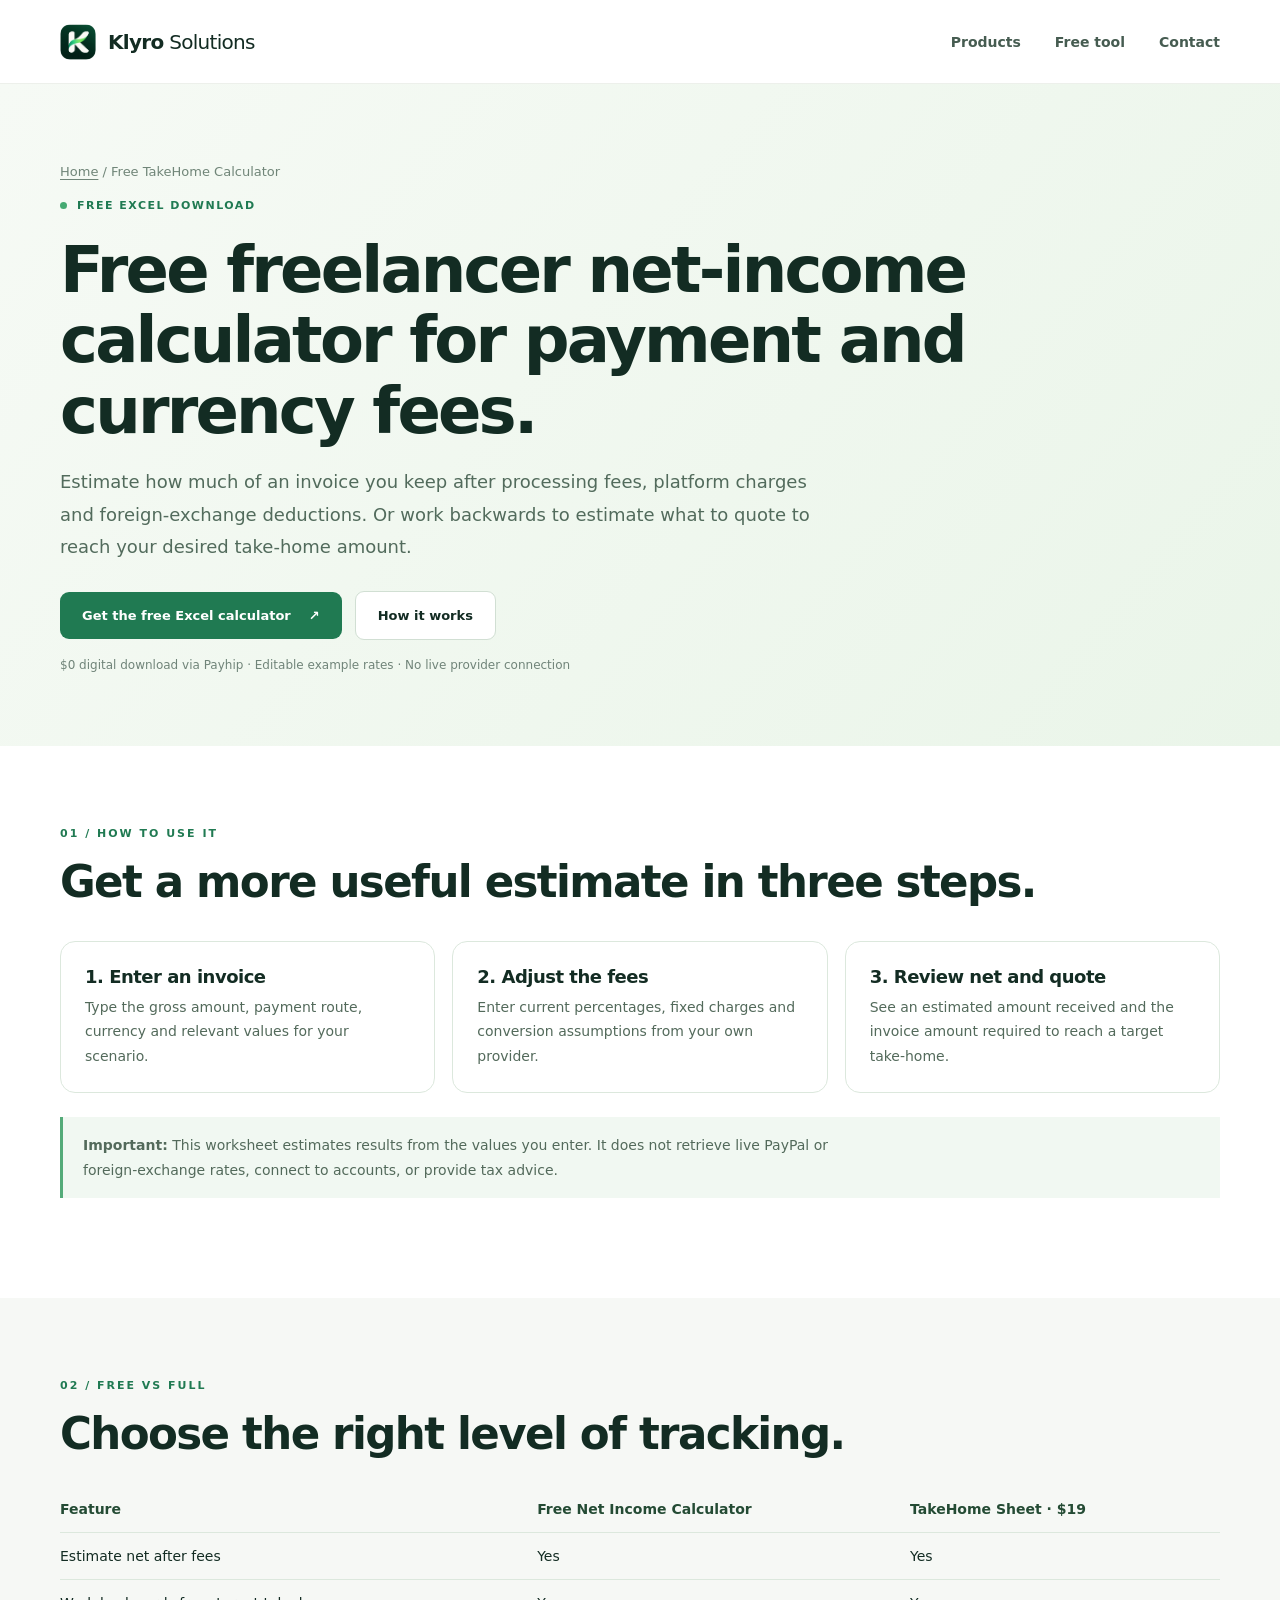
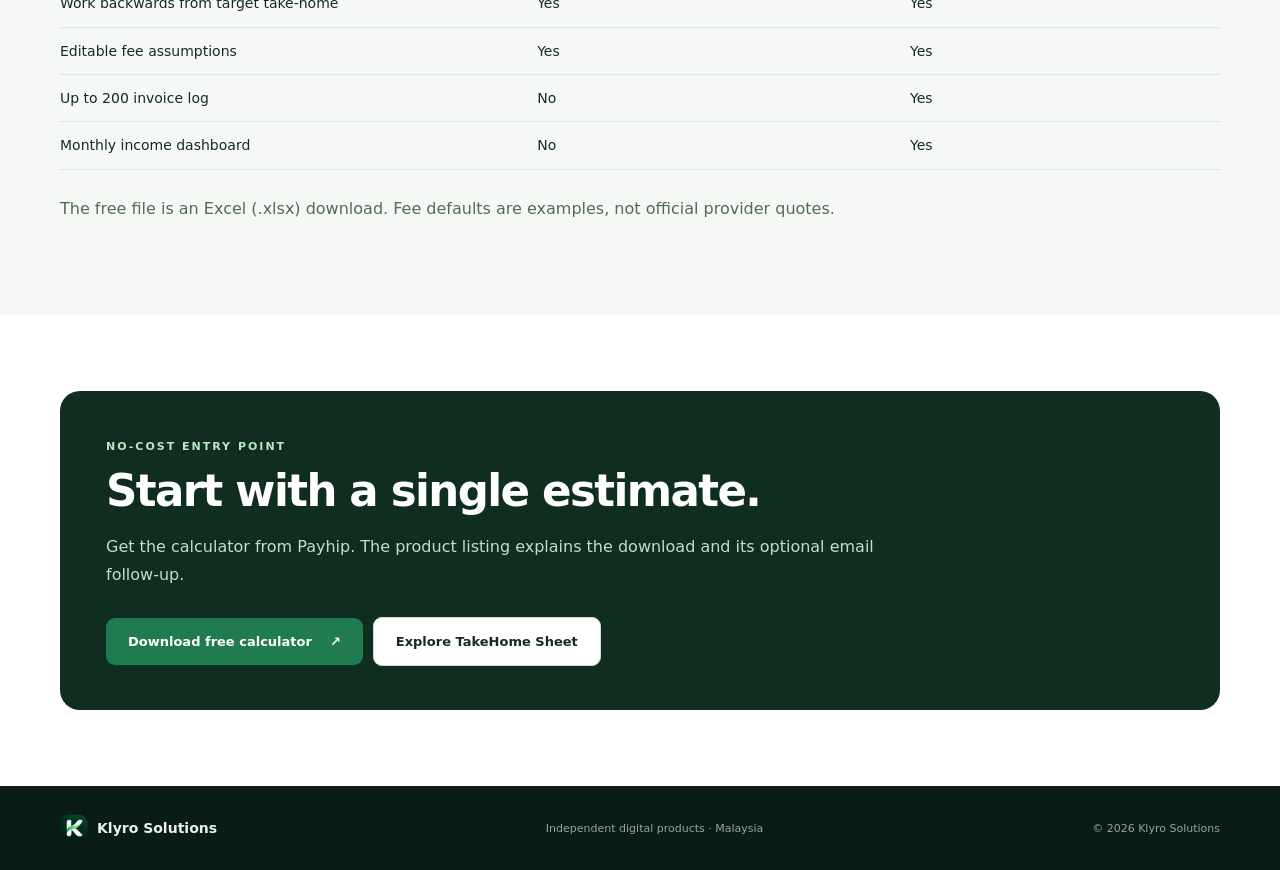
<file: free-takehome-calculator/index.html>
<!doctype html><html lang="en"><head>
  <!-- Google Analytics 4 -->
  <script async src="https://www.googletagmanager.com/gtag/js?id=G-FP4FYXFVL7"></script>
  <script>
    window.dataLayer = window.dataLayer || [];
    function gtag(){dataLayer.push(arguments);}
    gtag('js', new Date());
    gtag('config', 'G-FP4FYXFVL7');
  </script>
  <meta charset="utf-8"><meta name="viewport" content="width=device-width, initial-scale=1"><meta name="theme-color" content="#0b211a">
  <title>Free Freelancer Net Income Calculator (Excel) | Klyro Solutions</title><meta name="description" content="Free Excel calculator to estimate freelance take-home pay after payment processing and currency conversion fees. Edit rate assumptions and calculate a quote."><link rel="canonical" href="https://klyrosolutionshq.github.io/klyro-solutions/free-takehome-calculator/">
  <meta property="og:type" content="website"><meta property="og:title" content="Free Freelancer Net Income Calculator (Excel) | Klyro Solutions"><meta property="og:description" content="Free Excel calculator to estimate freelance take-home pay after payment processing and currency conversion fees. Edit rate assumptions and calculate a quote."><meta property="og:url" content="https://klyrosolutionshq.github.io/klyro-solutions/free-takehome-calculator/">
  <link rel="icon" href="../favicon.svg" type="image/svg+xml"><link rel="stylesheet" href="../styles.css">
</head><body>
  <a class="skip" href="#main">Skip to content</a>
  <header class="header"><div class="shell nav"><a class="brand" href="../" aria-label="Klyro Solutions home"><img src="../favicon.svg" width="36" height="36" alt=""><span>Klyro<span class="brand-muted"> Solutions</span></span></a>
    <nav aria-label="Main navigation"><a href="../#products">Products</a><a href="../free-takehome-calculator/">Free tool</a><a href="../#contact">Contact</a></nav></div></header>
  <main id="main">
<section class="subhero"><div class="shell"><div class="breadcrumbs"><a href="../">Home</a> / Free TakeHome Calculator</div><span class="eyebrow"><span class="dot"></span> FREE EXCEL DOWNLOAD</span><h1>Free freelancer net-income calculator for payment and currency fees.</h1><p>Estimate how much of an invoice you keep after processing fees, platform charges and foreign-exchange deductions. Or work backwards to estimate what to quote to reach your desired take-home amount.</p><div class="actions"><a class="button primary" href="https://payhip.com/b/o5nEJ" target="_blank" rel="noopener noreferrer">Get the free Excel calculator <span aria-hidden="true">↗</span></a><a class="button secondary" href="#how-it-works">How it works</a></div><div class="micro">$0 digital download via Payhip · Editable example rates · No live provider connection</div></div></section>
<section class="detail-section" id="how-it-works"><div class="shell"><span class="section-label">01 / HOW TO USE IT</span><h2>Get a more useful estimate in three steps.</h2><div class="detail-cards"><div class="detail-card"><h3>1. Enter an invoice</h3><p>Type the gross amount, payment route, currency and relevant values for your scenario.</p></div><div class="detail-card"><h3>2. Adjust the fees</h3><p>Enter current percentages, fixed charges and conversion assumptions from your own provider.</p></div><div class="detail-card"><h3>3. Review net and quote</h3><p>See an estimated amount received and the invoice amount required to reach a target take-home.</p></div></div><div class="notice"><p><strong>Important:</strong> This worksheet estimates results from the values you enter. It does not retrieve live PayPal or foreign-exchange rates, connect to accounts, or provide tax advice.</p></div></div></section>
<section class="detail-section alt"><div class="shell"><span class="section-label">02 / FREE VS FULL</span><h2>Choose the right level of tracking.</h2><table class="detail-table"><thead><tr><th>Feature</th><th>Free Net Income Calculator</th><th>TakeHome Sheet · $19</th></tr></thead><tbody><tr><td>Estimate net after fees</td><td>Yes</td><td>Yes</td></tr><tr><td>Work backwards from target take-home</td><td>Yes</td><td>Yes</td></tr><tr><td>Editable fee assumptions</td><td>Yes</td><td>Yes</td></tr><tr><td>Up to 200 invoice log</td><td>No</td><td>Yes</td></tr><tr><td>Monthly income dashboard</td><td>No</td><td>Yes</td></tr></tbody></table><p>The free file is an Excel (.xlsx) download. Fee defaults are examples, not official provider quotes.</p></div></section>
<section class="detail-section"><div class="shell"><div class="cta-panel"><span class="eyebrow">NO-COST ENTRY POINT</span><h2>Start with a single estimate.</h2><p>Get the calculator from Payhip. The product listing explains the download and its optional email follow-up.</p><a class="button primary" href="https://payhip.com/b/o5nEJ" target="_blank" rel="noopener noreferrer">Download free calculator <span aria-hidden="true">↗</span></a><a class="button secondary" href="../takehome-sheet/">Explore TakeHome Sheet</a></div></div></section></main>
  <footer><div class="shell footer-inner"><div class="footer-brand"><img src="../favicon.svg" width="28" height="28" alt=""> Klyro Solutions</div><span>Independent digital products · Malaysia</span><span>© 2026 Klyro Solutions</span></div></footer>
</body></html>
</file>
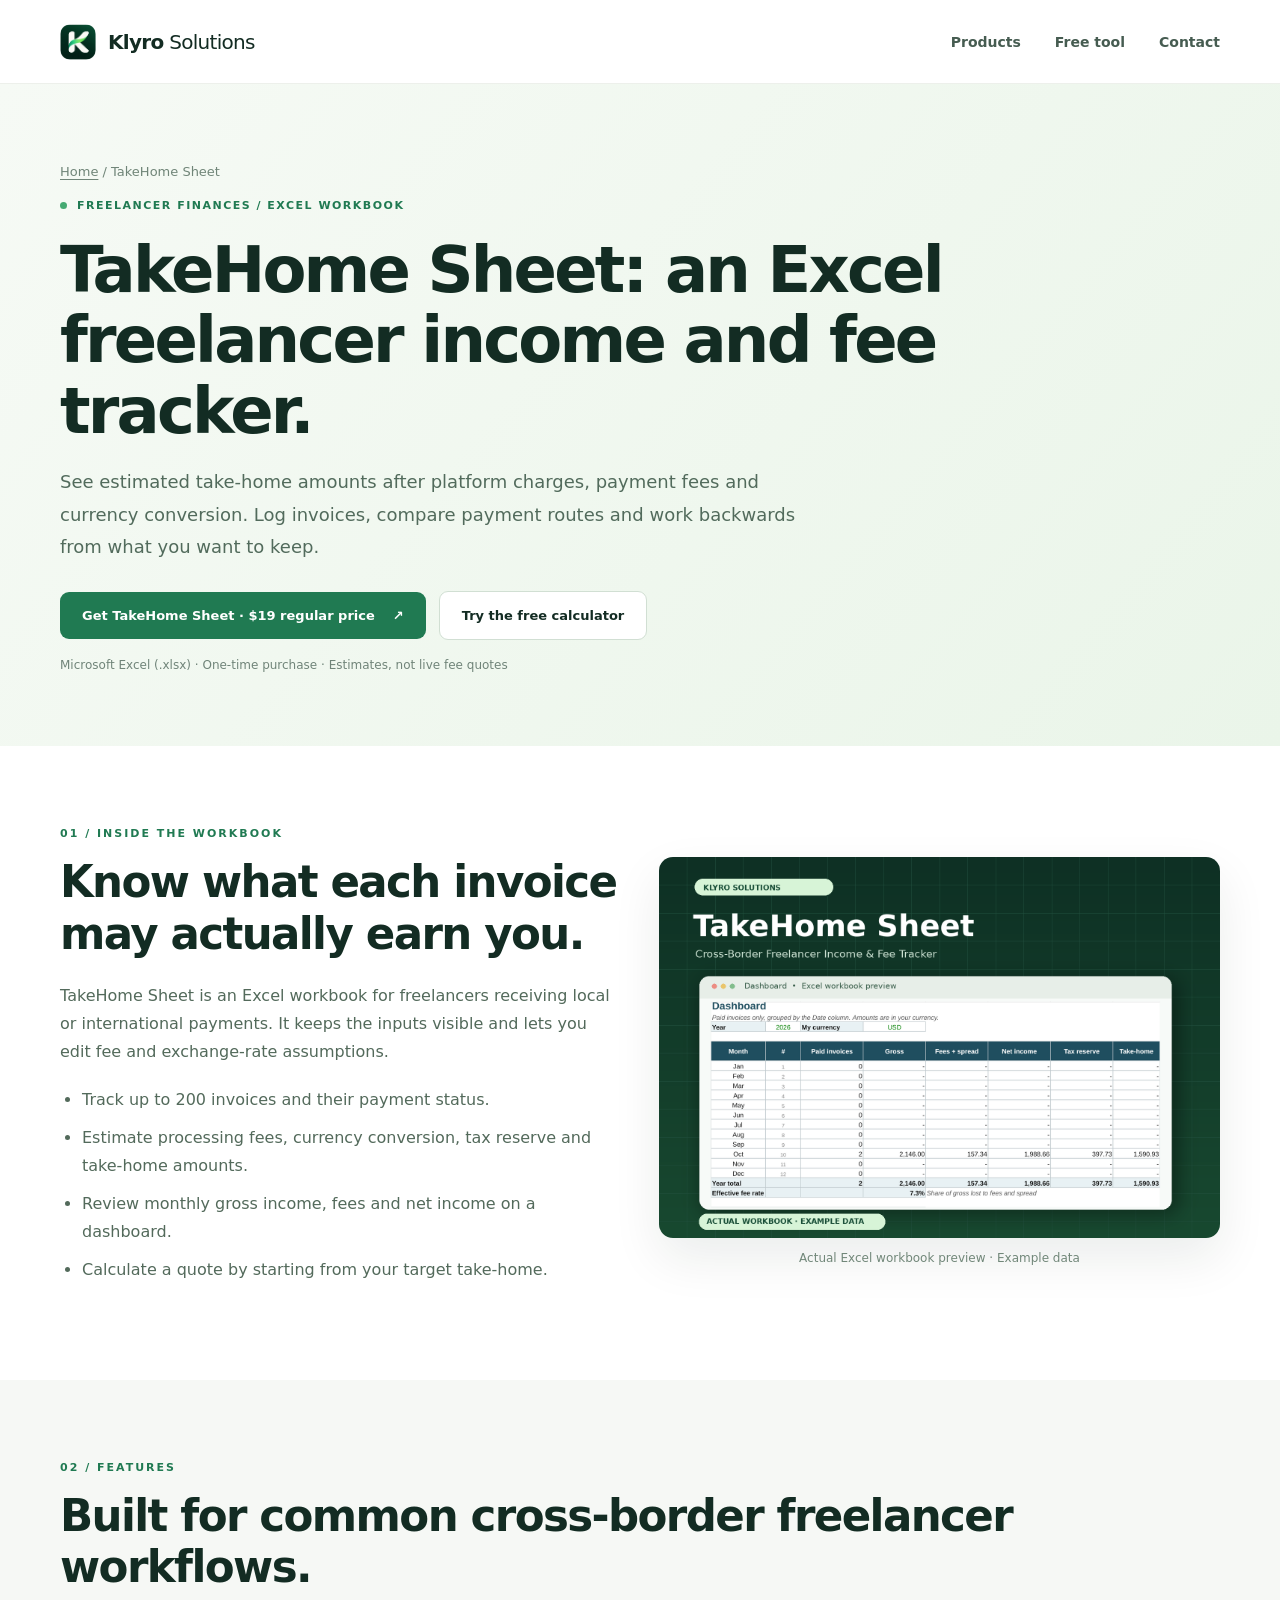
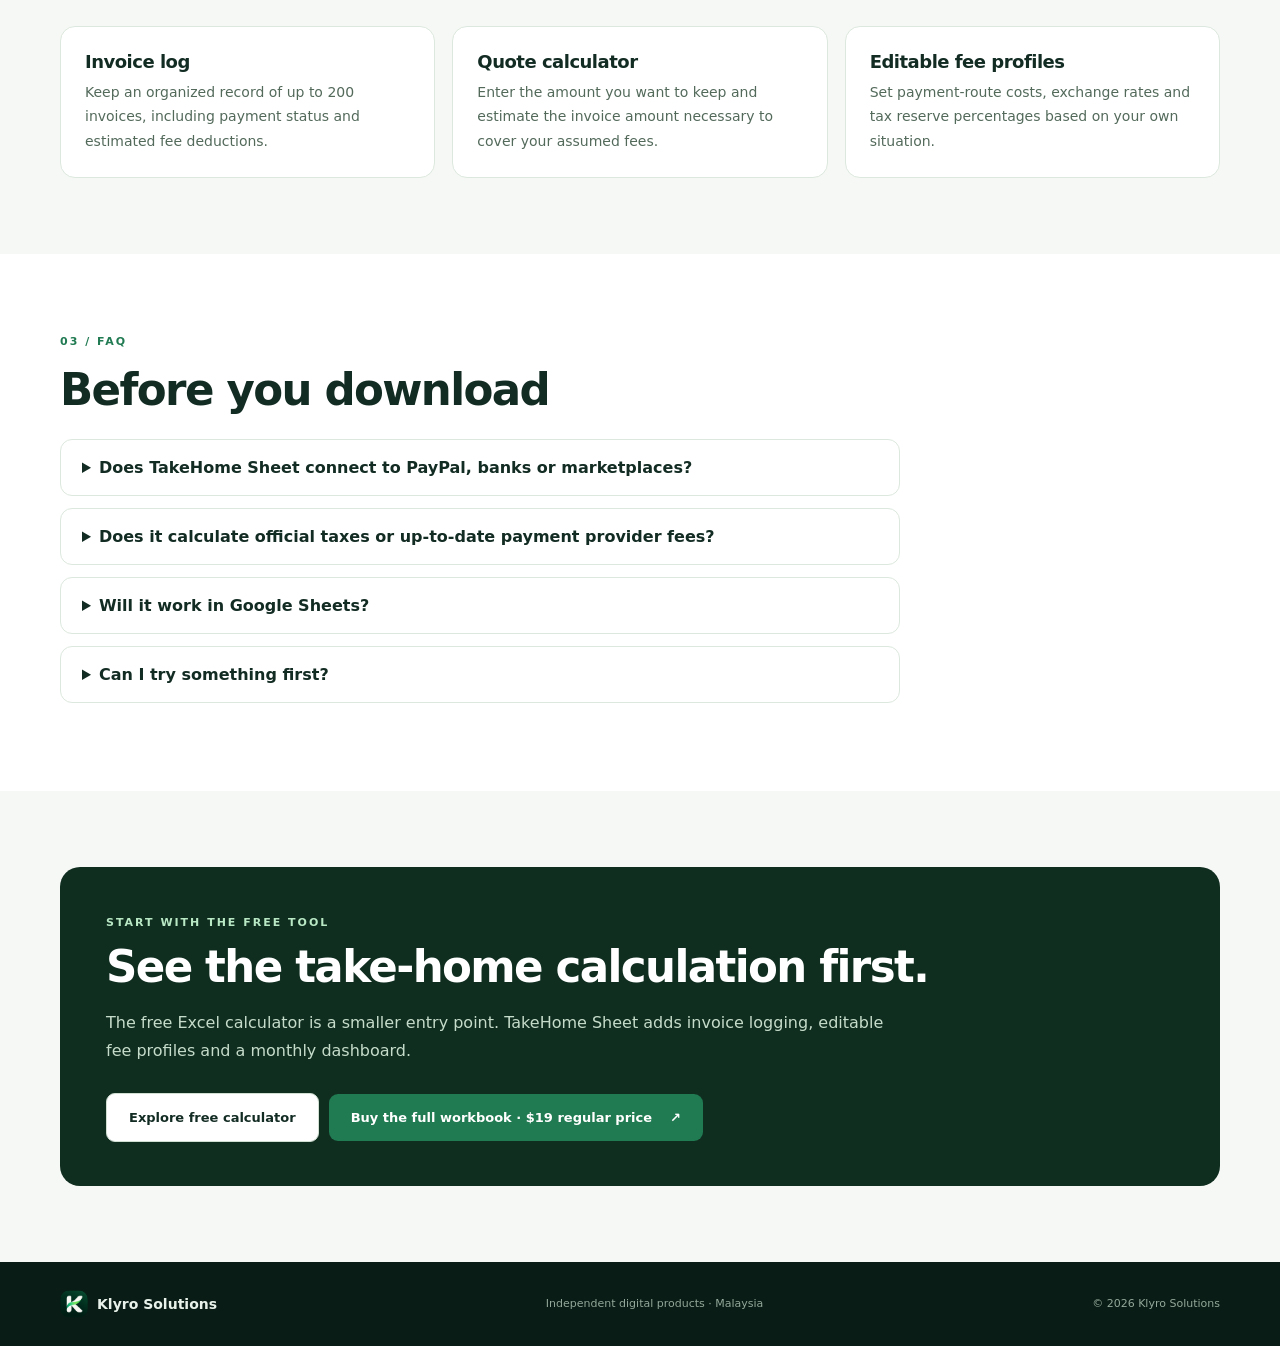
<file: takehome-sheet/index.html>
<!doctype html><html lang="en"><head>
  <!-- Google Analytics 4 -->
  <script async src="https://www.googletagmanager.com/gtag/js?id=G-FP4FYXFVL7"></script>
  <script>
    window.dataLayer = window.dataLayer || [];
    function gtag(){dataLayer.push(arguments);}
    gtag('js', new Date());
    gtag('config', 'G-FP4FYXFVL7');
  </script>
  <meta charset="utf-8"><meta name="viewport" content="width=device-width, initial-scale=1"><meta name="theme-color" content="#0b211a">
  <title>TakeHome Sheet | Excel Freelancer Income &amp; Fee Tracker | Klyro Solutions</title><meta name="description" content="Track freelance invoices, payment fees, FX conversion and estimated take-home income in Excel. Includes a quote calculator and dashboard for $19."><link rel="canonical" href="https://klyrosolutionshq.github.io/klyro-solutions/takehome-sheet/">
  <meta property="og:type" content="website"><meta property="og:title" content="TakeHome Sheet | Excel Freelancer Income &amp; Fee Tracker | Klyro Solutions"><meta property="og:description" content="Track freelance invoices, payment fees, FX conversion and estimated take-home income in Excel. Includes a quote calculator and dashboard for $19."><meta property="og:url" content="https://klyrosolutionshq.github.io/klyro-solutions/takehome-sheet/">
  <link rel="icon" href="../favicon.svg" type="image/svg+xml"><link rel="stylesheet" href="../styles.css">
</head><body>
  <a class="skip" href="#main">Skip to content</a>
  <header class="header"><div class="shell nav"><a class="brand" href="../" aria-label="Klyro Solutions home"><img src="../favicon.svg" width="36" height="36" alt=""><span>Klyro<span class="brand-muted"> Solutions</span></span></a>
    <nav aria-label="Main navigation"><a href="../#products">Products</a><a href="../free-takehome-calculator/">Free tool</a><a href="../#contact">Contact</a></nav></div></header>
  <main id="main"><aside id="klyro-bf-2026" hidden style="background:#173d31;color:#fff;padding:16px 20px;text-align:center;line-height:1.5"><strong>Black Friday / Cyber Monday 2026</strong><br>TakeHome Sheet: $9.50 (normally $19) — 50% off on Payhip<br><a href="https://payhip.com/b/I3jZl" style="color:#fff;text-decoration:underline;font-weight:700">Shop the sale on Payhip &rarr;</a><br><small>Limited-time offer. Final price and availability confirmed at checkout.</small></aside><script>(function(){if(Date.now()<Date.parse('2026-12-01T00:00:00+08:00'))document.getElementById('klyro-bf-2026').hidden=false;})();</script>
<section class="subhero"><div class="shell"><div class="breadcrumbs"><a href="../">Home</a> / TakeHome Sheet</div><span class="eyebrow"><span class="dot"></span> FREELANCER FINANCES / EXCEL WORKBOOK</span><h1>TakeHome Sheet: an Excel freelancer income and fee tracker.</h1><p>See estimated take-home amounts after platform charges, payment fees and currency conversion. Log invoices, compare payment routes and work backwards from what you want to keep.</p><div class="actions"><a class="button primary" href="https://payhip.com/b/I3jZl" target="_blank" rel="noopener noreferrer">Get TakeHome Sheet · $19 regular price <span aria-hidden="true">↗</span></a><a class="button secondary" href="../free-takehome-calculator/">Try the free calculator</a></div><div class="micro">Microsoft Excel (.xlsx) · One-time purchase · Estimates, not live fee quotes</div></div></section>
<section class="detail-section"><div class="shell"><div class="detail-grid"><div><span class="section-label">01 / INSIDE THE WORKBOOK</span><h2>Know what each invoice may actually earn you.</h2><p>TakeHome Sheet is an Excel workbook for freelancers receiving local or international payments. It keeps the inputs visible and lets you edit fee and exchange-rate assumptions.</p><ul class="detail-list"><li>Track up to 200 invoices and their payment status.</li><li>Estimate processing fees, currency conversion, tax reserve and take-home amounts.</li><li>Review monthly gross income, fees and net income on a dashboard.</li><li>Calculate a quote by starting from your target take-home.</li></ul></div><div><img src="../takehome-sheet-preview.png" alt="Actual Excel TakeHome Sheet dashboard with sample invoice entries, fees and take-home calculations" width="1500" height="1020" loading="lazy"><p class="detail-img-caption">Actual Excel workbook preview · Example data</p></div></div></div></section>
<section class="detail-section alt"><div class="shell"><span class="section-label">02 / FEATURES</span><h2>Built for common cross-border freelancer workflows.</h2><div class="detail-cards"><div class="detail-card"><h3>Invoice log</h3><p>Keep an organized record of up to 200 invoices, including payment status and estimated fee deductions.</p></div><div class="detail-card"><h3>Quote calculator</h3><p>Enter the amount you want to keep and estimate the invoice amount necessary to cover your assumed fees.</p></div><div class="detail-card"><h3>Editable fee profiles</h3><p>Set payment-route costs, exchange rates and tax reserve percentages based on your own situation.</p></div></div></div></section>
<section class="detail-section"><div class="shell"><span class="section-label">03 / FAQ</span><h2>Before you download</h2><details><summary>Does TakeHome Sheet connect to PayPal, banks or marketplaces?</summary><p>No. It is a manually updated Excel spreadsheet. You enter invoices and your own payment fee and exchange rate assumptions.</p></details><details><summary>Does it calculate official taxes or up-to-date payment provider fees?</summary><p>No. Fee defaults are examples and tax reserve percentages are editable estimates. Check current provider schedules and seek professional tax guidance if needed.</p></details><details><summary>Will it work in Google Sheets?</summary><p>The product is provided for Microsoft Excel as an .xlsx workbook. Google Sheets compatibility is not promised.</p></details><details><summary>Can I try something first?</summary><p>Yes. The separate free TakeHome Net Income Calculator estimates a single invoice's take-home and how much to quote, using editable assumptions.</p></details></div></section>
<section class="detail-section alt"><div class="shell"><div class="cta-panel"><span class="eyebrow">START WITH THE FREE TOOL</span><h2>See the take-home calculation first.</h2><p>The free Excel calculator is a smaller entry point. TakeHome Sheet adds invoice logging, editable fee profiles and a monthly dashboard.</p><a class="button secondary" href="../free-takehome-calculator/">Explore free calculator</a><a class="button primary" href="https://payhip.com/b/I3jZl" target="_blank" rel="noopener noreferrer">Buy the full workbook · $19 regular price <span aria-hidden="true">↗</span></a></div></div></section></main>
  <footer><div class="shell footer-inner"><div class="footer-brand"><img src="../favicon.svg" width="28" height="28" alt=""> Klyro Solutions</div><span>Independent digital products · Malaysia</span><span>© 2026 Klyro Solutions</span></div></footer>
</body></html>
</file>
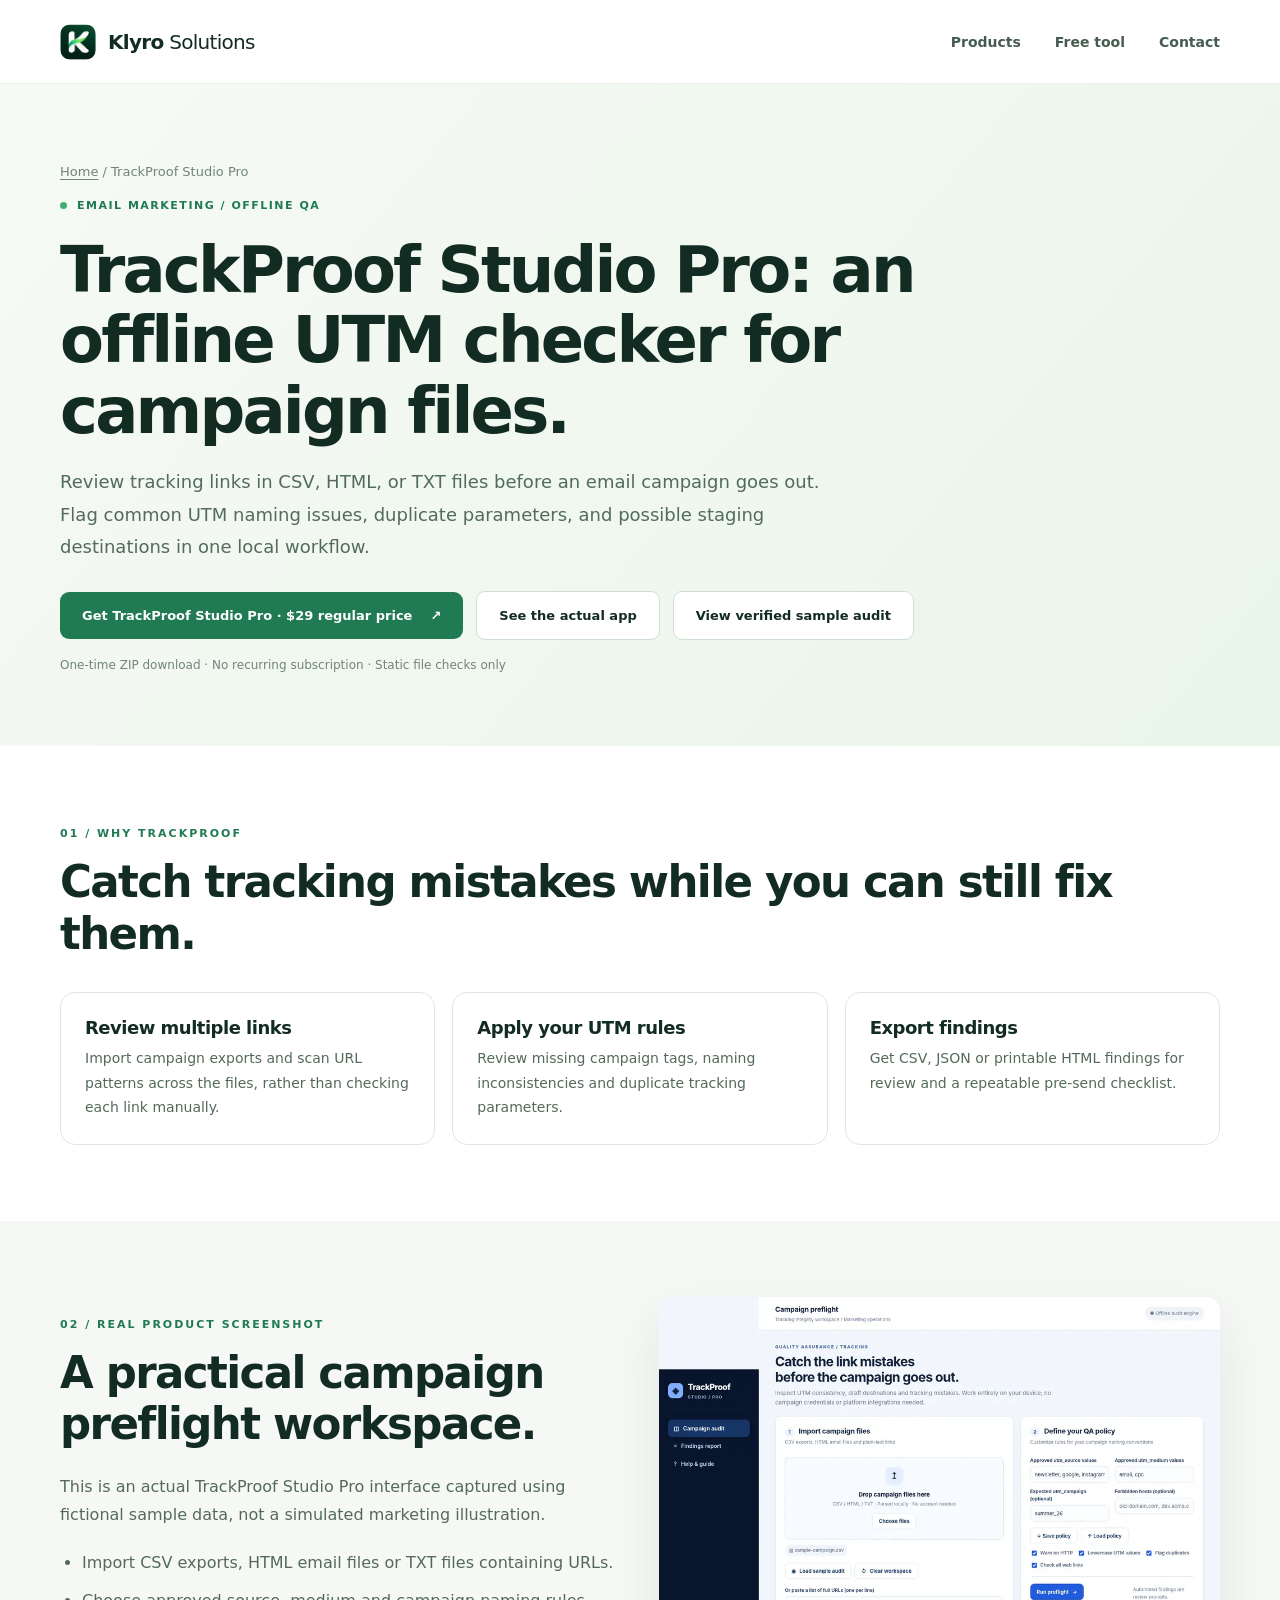
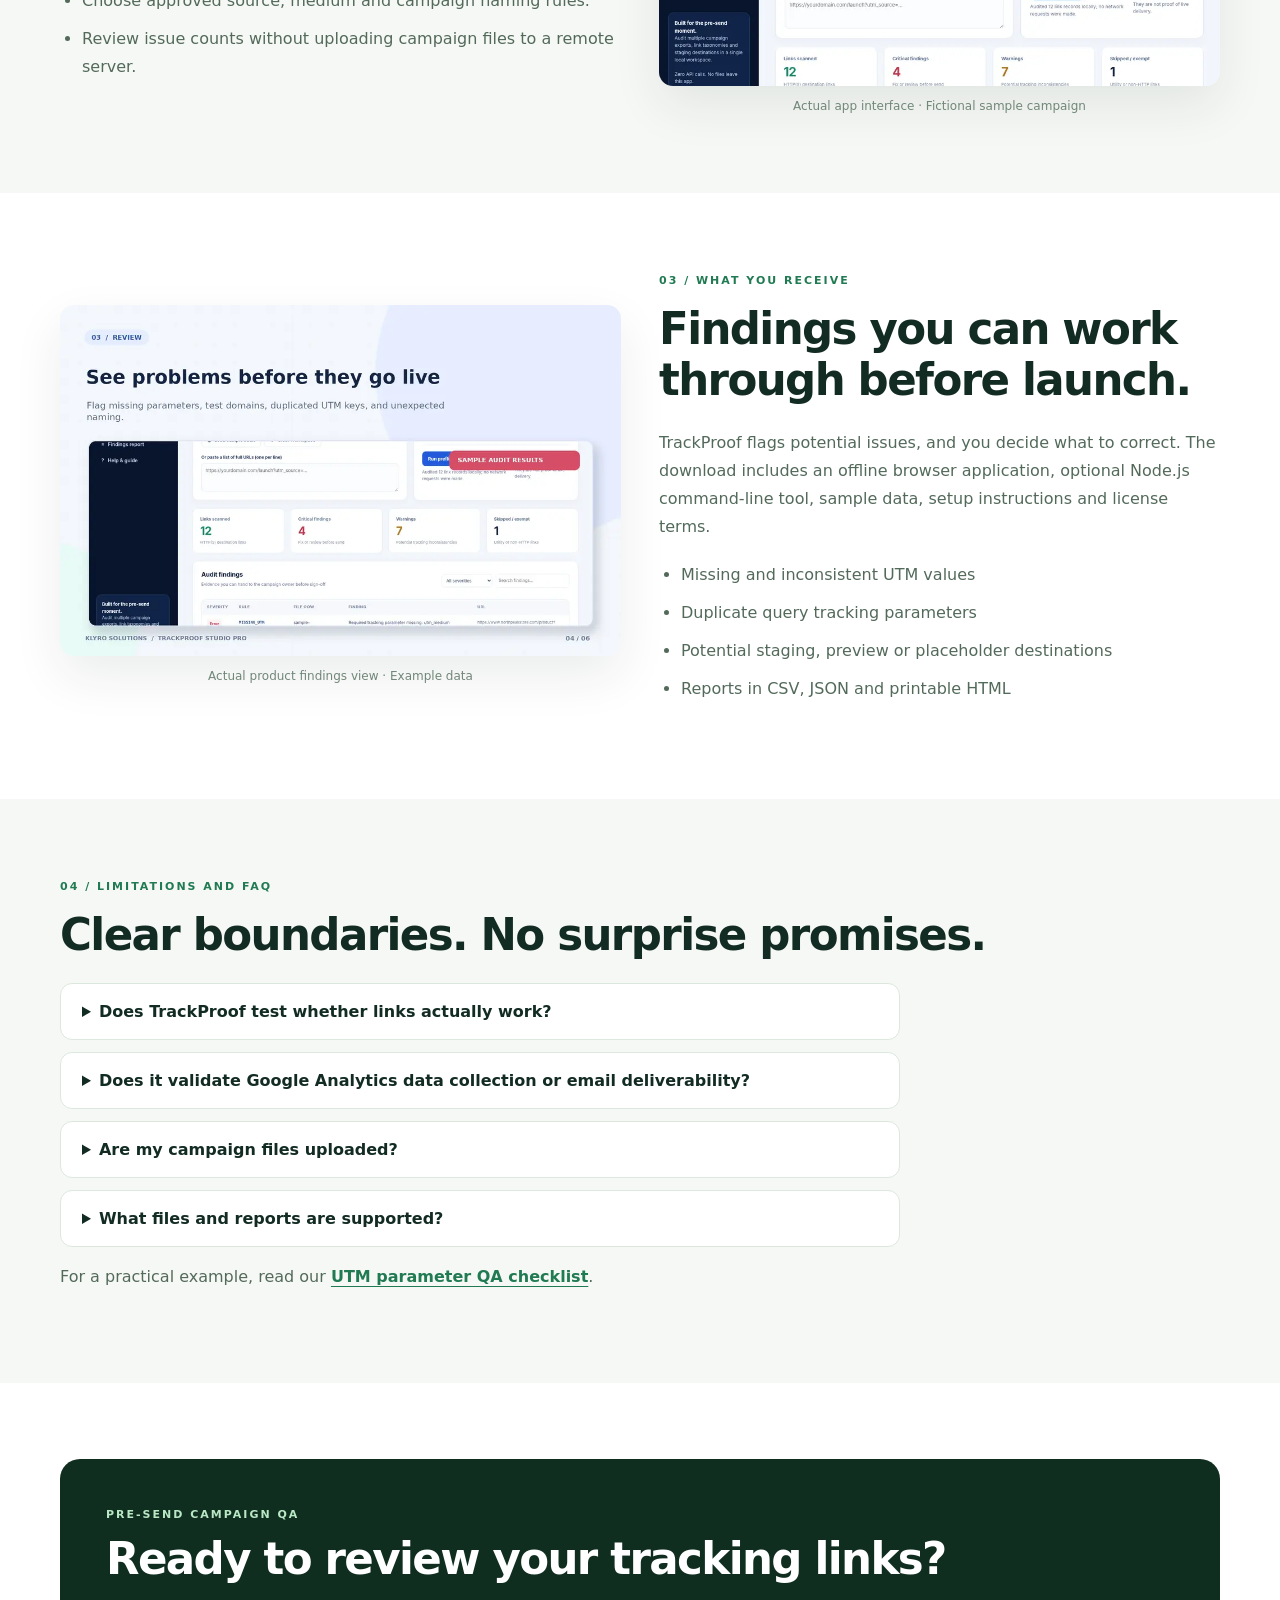
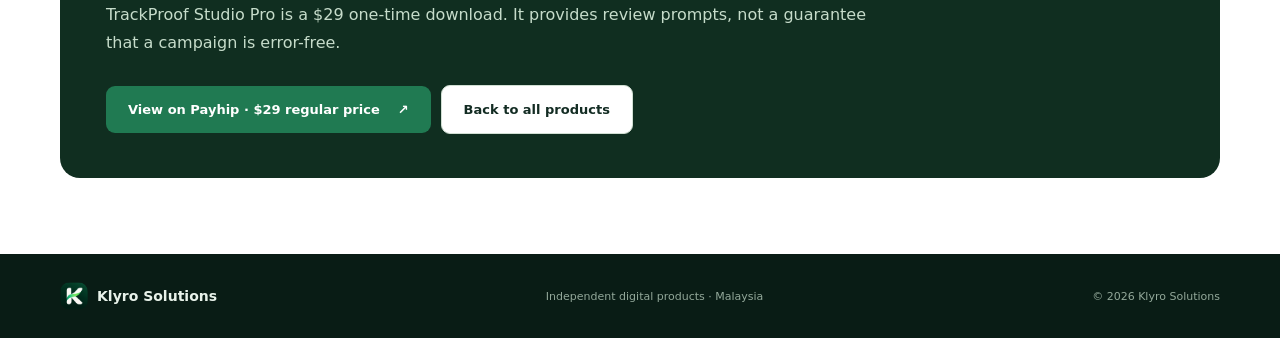
<file: trackproof-studio-pro/index.html>
<!doctype html><html lang="en"><head>
  <!-- Google Analytics 4 -->
  <script async src="https://www.googletagmanager.com/gtag/js?id=G-FP4FYXFVL7"></script>
  <script>
    window.dataLayer = window.dataLayer || [];
    function gtag(){dataLayer.push(arguments);}
    gtag('js', new Date());
    gtag('config', 'G-FP4FYXFVL7');
  </script>
  <meta charset="utf-8"><meta name="viewport" content="width=device-width, initial-scale=1"><meta name="theme-color" content="#0b211a">
  <title>TrackProof Studio Pro | Offline UTM Checker | Klyro Solutions</title><meta name="description" content="Audit UTM parameters across CSV, HTML and TXT campaign files before you send. Offline QA, exportable reports, and a $29 one-time download."><link rel="canonical" href="https://klyrosolutionshq.github.io/klyro-solutions/trackproof-studio-pro/">
  <meta property="og:type" content="website"><meta property="og:title" content="TrackProof Studio Pro | Offline UTM Checker | Klyro Solutions"><meta property="og:description" content="Audit UTM parameters across CSV, HTML and TXT campaign files before you send. Offline QA, exportable reports, and a $29 one-time download."><meta property="og:url" content="https://klyrosolutionshq.github.io/klyro-solutions/trackproof-studio-pro/">
  <link rel="icon" href="../favicon.svg" type="image/svg+xml"><link rel="stylesheet" href="../styles.css">
</head><body>
  <a class="skip" href="#main">Skip to content</a>
  <header class="header"><div class="shell nav"><a class="brand" href="../" aria-label="Klyro Solutions home"><img src="../favicon.svg" width="36" height="36" alt=""><span>Klyro<span class="brand-muted"> Solutions</span></span></a>
    <nav aria-label="Main navigation"><a href="../#products">Products</a><a href="../free-takehome-calculator/">Free tool</a><a href="../#contact">Contact</a></nav></div></header>
  <main id="main"><aside id="klyro-bf-2026" hidden style="background:#173d31;color:#fff;padding:16px 20px;text-align:center;line-height:1.5"><strong>Black Friday / Cyber Monday 2026</strong><br>TrackProof Studio Pro: $14.50 (normally $29) — 50% off on Payhip<br><a href="https://payhip.com/b/u2R6O" style="color:#fff;text-decoration:underline;font-weight:700">Shop the sale on Payhip &rarr;</a><br><small>Limited-time offer. Final price and availability confirmed at checkout.</small></aside><script>(function(){if(Date.now()<Date.parse('2026-12-01T00:00:00+08:00'))document.getElementById('klyro-bf-2026').hidden=false;})();</script>
<section class="subhero"><div class="shell"><div class="breadcrumbs"><a href="../">Home</a> / TrackProof Studio Pro</div><span class="eyebrow"><span class="dot"></span> EMAIL MARKETING / OFFLINE QA</span><h1>TrackProof Studio Pro: an offline UTM checker for campaign files.</h1><p>Review tracking links in CSV, HTML, or TXT files before an email campaign goes out. Flag common UTM naming issues, duplicate parameters, and possible staging destinations in one local workflow.</p><div class="actions"><a class="button primary" href="https://payhip.com/b/u2R6O" target="_blank" rel="noopener noreferrer">Get TrackProof Studio Pro · $29 regular price <span aria-hidden="true">↗</span></a><a class="button secondary" href="#screenshots">See the actual app</a><a class="button secondary" href="sample-audit/">View verified sample audit</a></div><div class="micro">One-time ZIP download · No recurring subscription · Static file checks only</div></div></section>
<section class="detail-section"><div class="shell"><span class="section-label">01 / WHY TRACKPROOF</span><h2>Catch tracking mistakes while you can still fix them.</h2><div class="detail-cards"><div class="detail-card"><h3>Review multiple links</h3><p>Import campaign exports and scan URL patterns across the files, rather than checking each link manually.</p></div><div class="detail-card"><h3>Apply your UTM rules</h3><p>Review missing campaign tags, naming inconsistencies and duplicate tracking parameters.</p></div><div class="detail-card"><h3>Export findings</h3><p>Get CSV, JSON or printable HTML findings for review and a repeatable pre-send checklist.</p></div></div></div></section>
<section class="detail-section alt" id="screenshots"><div class="shell"><div class="detail-grid"><div><span class="section-label">02 / REAL PRODUCT SCREENSHOT</span><h2>A practical campaign preflight workspace.</h2><p>This is an actual TrackProof Studio Pro interface captured using fictional sample data, not a simulated marketing illustration.</p><ul class="detail-list"><li>Import CSV exports, HTML email files or TXT files containing URLs.</li><li>Choose approved source, medium and campaign naming rules.</li><li>Review issue counts without uploading campaign files to a remote server.</li></ul></div><div><img src="../trackproof-app-screenshot.webp" width="1440" height="1000" alt="Actual TrackProof Studio Pro screen with file import, UTM policies and audit summary using sample data"><p class="detail-img-caption">Actual app interface · Fictional sample campaign</p></div></div></div></section>
<section class="detail-section"><div class="shell"><div class="detail-grid"><div><img src="../trackproof-findings-screenshot.webp" alt="Actual TrackProof Studio Pro findings report showing example campaign QA issues" loading="lazy"><p class="detail-img-caption">Actual product findings view · Example data</p></div><div><span class="section-label">03 / WHAT YOU RECEIVE</span><h2>Findings you can work through before launch.</h2><p>TrackProof flags potential issues, and you decide what to correct. The download includes an offline browser application, optional Node.js command-line tool, sample data, setup instructions and license terms.</p><ul class="detail-list"><li>Missing and inconsistent UTM values</li><li>Duplicate query tracking parameters</li><li>Potential staging, preview or placeholder destinations</li><li>Reports in CSV, JSON and printable HTML</li></ul></div></div></div></section>
<section class="detail-section alt"><div class="shell"><span class="section-label">04 / LIMITATIONS AND FAQ</span><h2>Clear boundaries. No surprise promises.</h2><details><summary>Does TrackProof test whether links actually work?</summary><p>No. TrackProof checks URLs and campaign files statically. It does not request live sites, follow redirects or confirm a page is available.</p></details><details><summary>Does it validate Google Analytics data collection or email deliverability?</summary><p>No. It can flag tracking parameter problems in the supplied data, but it does not verify analytics firing, deliverability, email rendering or campaign performance.</p></details><details><summary>Are my campaign files uploaded?</summary><p>The browser app processes the files locally on your device. No connected marketing account or campaign API is needed.</p></details><details><summary>What files and reports are supported?</summary><p>Import HTML, CSV and TXT inputs. Export findings in CSV, JSON and printable HTML. An optional Node.js CLI is included for repeatable audits.</p></details><p>For a practical example, read our <a class="text-link" href="../guides/utm-parameter-checklist/">UTM parameter QA checklist</a>.</p></div></section>
<section class="detail-section"><div class="shell"><div class="cta-panel"><span class="eyebrow">PRE-SEND CAMPAIGN QA</span><h2>Ready to review your tracking links?</h2><p>TrackProof Studio Pro is a $29 one-time download. It provides review prompts, not a guarantee that a campaign is error-free.</p><a class="button primary" href="https://payhip.com/b/u2R6O" target="_blank" rel="noopener noreferrer">View on Payhip · $29 regular price <span aria-hidden="true">↗</span></a><a class="button secondary" href="../#products">Back to all products</a></div></div></section></main>
  <footer><div class="shell footer-inner"><div class="footer-brand"><img src="../favicon.svg" width="28" height="28" alt=""> Klyro Solutions</div><span>Independent digital products · Malaysia</span><span>© 2026 Klyro Solutions</span></div></footer>
</body></html>
</file>
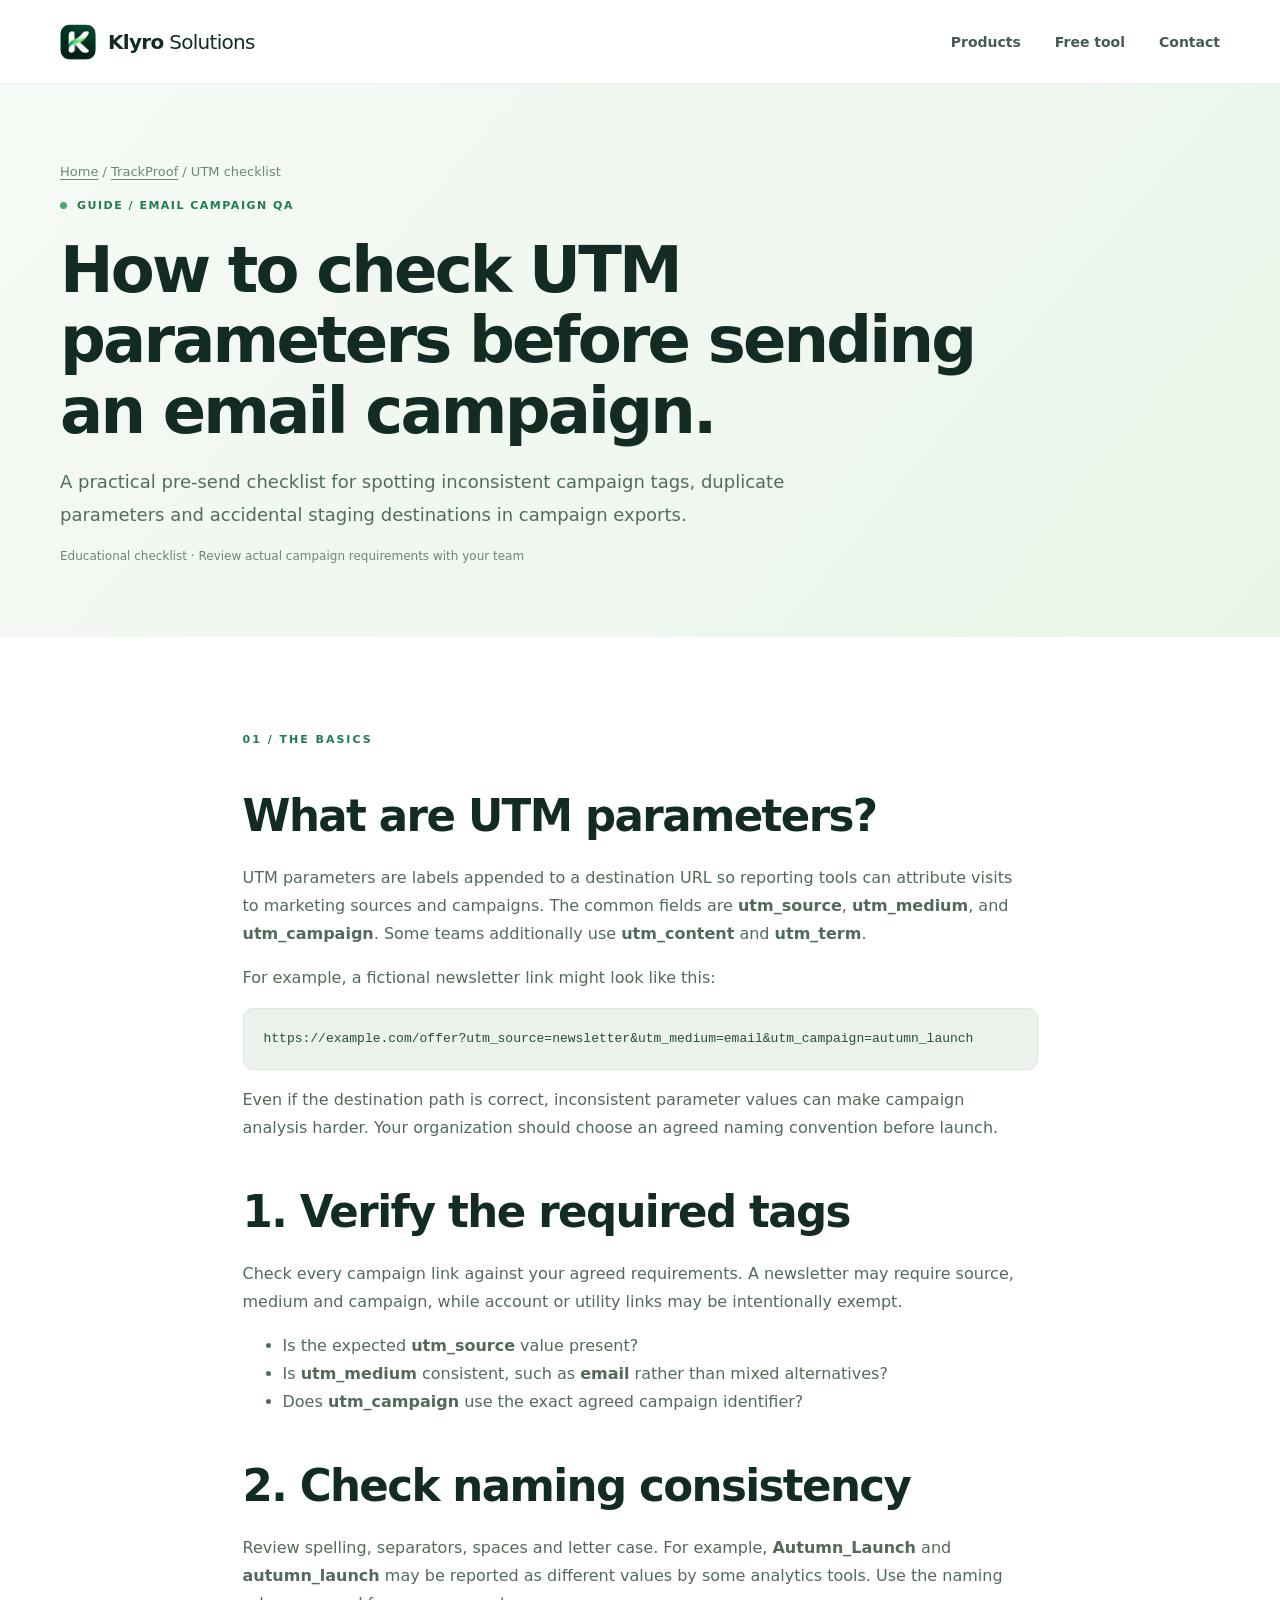
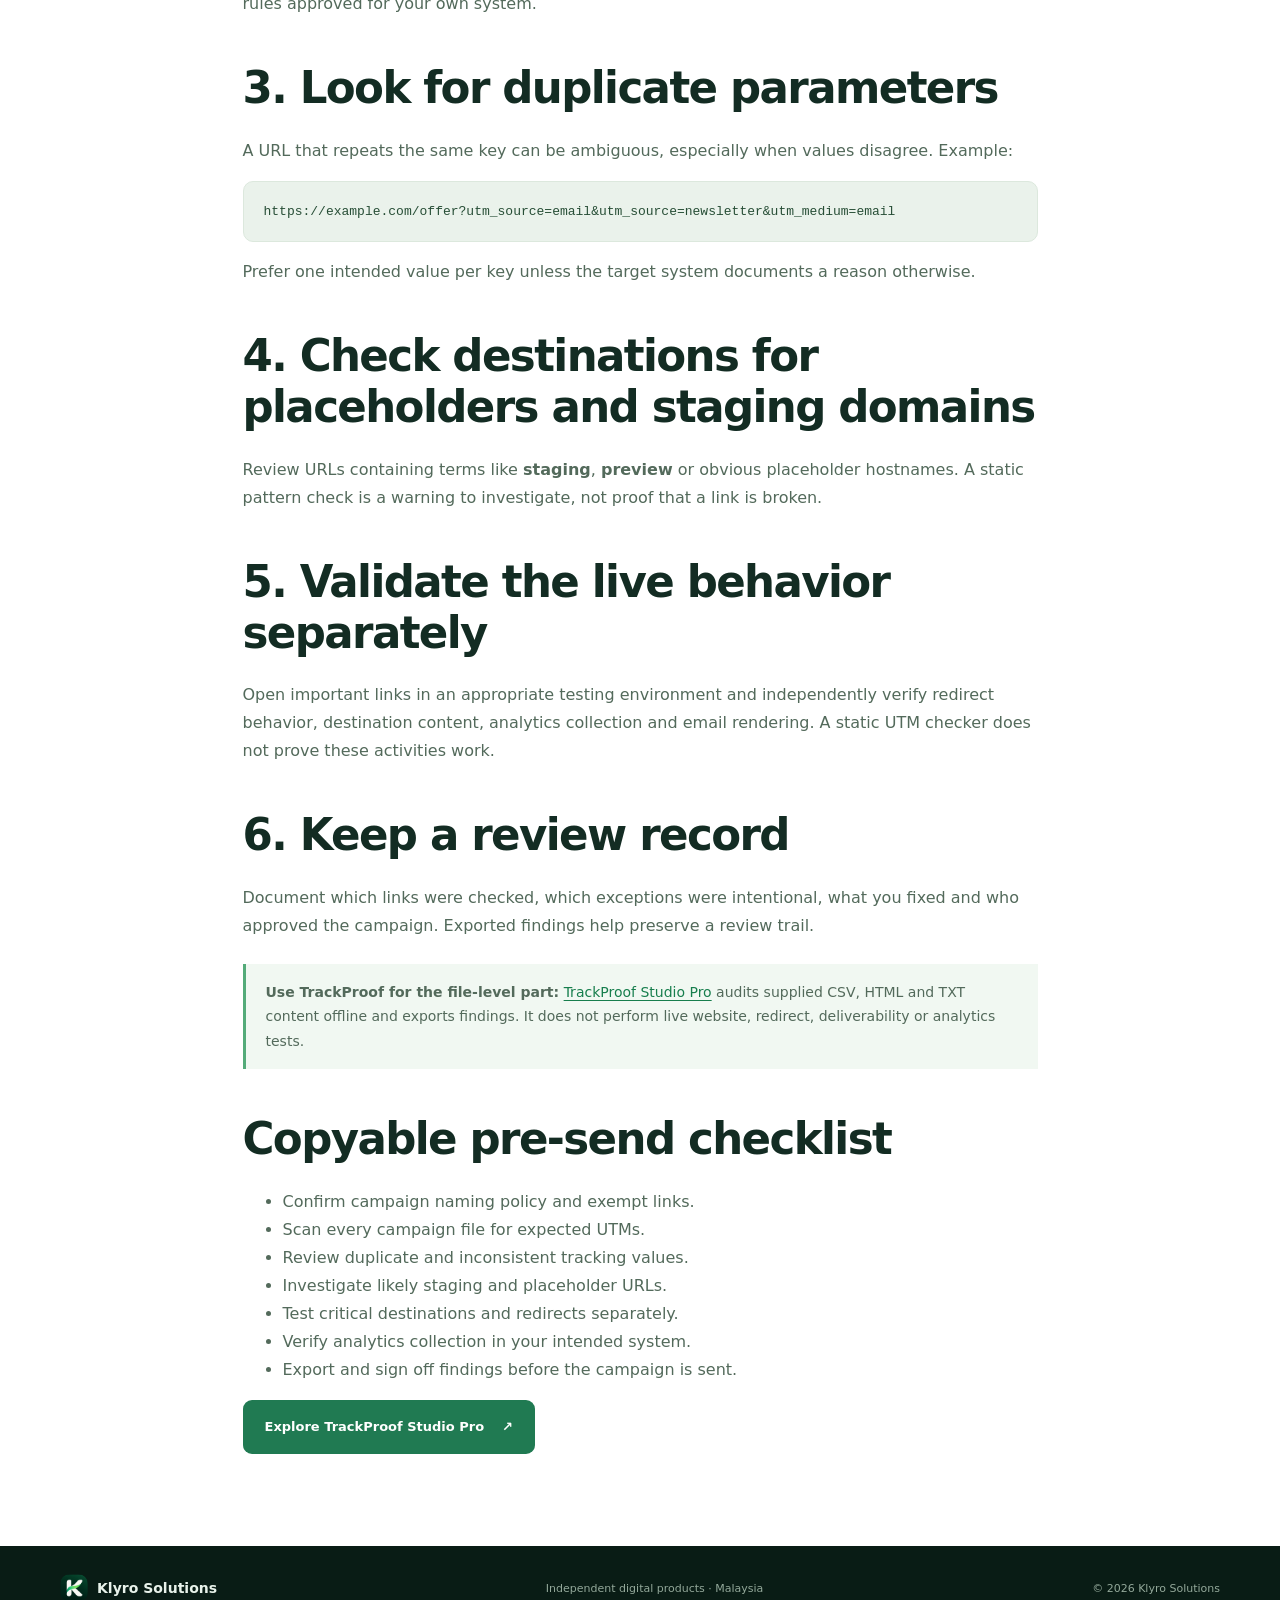
<file: guides/utm-parameter-checklist/index.html>
<!doctype html><html lang="en"><head>
  <!-- Google Analytics 4 -->
  <script async src="https://www.googletagmanager.com/gtag/js?id=G-FP4FYXFVL7"></script>
  <script>
    window.dataLayer = window.dataLayer || [];
    function gtag(){dataLayer.push(arguments);}
    gtag('js', new Date());
    gtag('config', 'G-FP4FYXFVL7');
  </script>
  <meta charset="utf-8"><meta name="viewport" content="width=device-width, initial-scale=1"><meta name="theme-color" content="#0b211a">
  <title>UTM Parameter Checklist: Pre-Send Email Campaign QA | Klyro Solutions</title><meta name="description" content="Learn to check UTM source, medium and campaign values, duplicate parameters and staging URLs before email launches. Includes a practical QA checklist."><link rel="canonical" href="https://klyrosolutionshq.github.io/klyro-solutions/guides/utm-parameter-checklist/">
  <meta property="og:type" content="website"><meta property="og:title" content="UTM Parameter Checklist: Pre-Send Email Campaign QA | Klyro Solutions"><meta property="og:description" content="Learn to check UTM source, medium and campaign values, duplicate parameters and staging URLs before email launches. Includes a practical QA checklist."><meta property="og:url" content="https://klyrosolutionshq.github.io/klyro-solutions/guides/utm-parameter-checklist/">
  <link rel="icon" href="../../favicon.svg" type="image/svg+xml"><link rel="stylesheet" href="../../styles.css">
</head><body>
  <a class="skip" href="#main">Skip to content</a>
  <header class="header"><div class="shell nav"><a class="brand" href="../../" aria-label="Klyro Solutions home"><img src="../../favicon.svg" width="36" height="36" alt=""><span>Klyro<span class="brand-muted"> Solutions</span></span></a>
    <nav aria-label="Main navigation"><a href="../../#products">Products</a><a href="../../free-takehome-calculator/">Free tool</a><a href="../../#contact">Contact</a></nav></div></header>
  <main id="main">
<section class="subhero"><div class="shell"><div class="breadcrumbs"><a href="../../">Home</a> / <a href="../../trackproof-studio-pro/">TrackProof</a> / UTM checklist</div><span class="eyebrow"><span class="dot"></span> GUIDE / EMAIL CAMPAIGN QA</span><h1>How to check UTM parameters before sending an email campaign.</h1><p>A practical pre-send checklist for spotting inconsistent campaign tags, duplicate parameters and accidental staging destinations in campaign exports.</p><div class="micro">Educational checklist · Review actual campaign requirements with your team</div></div></section>
<section class="detail-section"><div class="shell article-copy"><span class="section-label">01 / THE BASICS</span><h2>What are UTM parameters?</h2><p>UTM parameters are labels appended to a destination URL so reporting tools can attribute visits to marketing sources and campaigns. The common fields are <strong>utm_source</strong>, <strong>utm_medium</strong>, and <strong>utm_campaign</strong>. Some teams additionally use <strong>utm_content</strong> and <strong>utm_term</strong>.</p><p>For example, a fictional newsletter link might look like this:</p><pre class="code-sample">https://example.com/offer?utm_source=newsletter&amp;utm_medium=email&amp;utm_campaign=autumn_launch</pre><p>Even if the destination path is correct, inconsistent parameter values can make campaign analysis harder. Your organization should choose an agreed naming convention before launch.</p>
<h2>1. Verify the required tags</h2><p>Check every campaign link against your agreed requirements. A newsletter may require source, medium and campaign, while account or utility links may be intentionally exempt.</p><ul><li>Is the expected <strong>utm_source</strong> value present?</li><li>Is <strong>utm_medium</strong> consistent, such as <strong>email</strong> rather than mixed alternatives?</li><li>Does <strong>utm_campaign</strong> use the exact agreed campaign identifier?</li></ul>
<h2>2. Check naming consistency</h2><p>Review spelling, separators, spaces and letter case. For example, <strong>Autumn_Launch</strong> and <strong>autumn_launch</strong> may be reported as different values by some analytics tools. Use the naming rules approved for your own system.</p>
<h2>3. Look for duplicate parameters</h2><p>A URL that repeats the same key can be ambiguous, especially when values disagree. Example:</p><pre class="code-sample">https://example.com/offer?utm_source=email&amp;utm_source=newsletter&amp;utm_medium=email</pre><p>Prefer one intended value per key unless the target system documents a reason otherwise.</p>
<h2>4. Check destinations for placeholders and staging domains</h2><p>Review URLs containing terms like <strong>staging</strong>, <strong>preview</strong> or obvious placeholder hostnames. A static pattern check is a warning to investigate, not proof that a link is broken.</p>
<h2>5. Validate the live behavior separately</h2><p>Open important links in an appropriate testing environment and independently verify redirect behavior, destination content, analytics collection and email rendering. A static UTM checker does not prove these activities work.</p>
<h2>6. Keep a review record</h2><p>Document which links were checked, which exceptions were intentional, what you fixed and who approved the campaign. Exported findings help preserve a review trail.</p>
<div class="notice"><p><strong>Use TrackProof for the file-level part:</strong> <a href="../../trackproof-studio-pro/">TrackProof Studio Pro</a> audits supplied CSV, HTML and TXT content offline and exports findings. It does not perform live website, redirect, deliverability or analytics tests.</p></div>
<h2>Copyable pre-send checklist</h2><ul><li>Confirm campaign naming policy and exempt links.</li><li>Scan every campaign file for expected UTMs.</li><li>Review duplicate and inconsistent tracking values.</li><li>Investigate likely staging and placeholder URLs.</li><li>Test critical destinations and redirects separately.</li><li>Verify analytics collection in your intended system.</li><li>Export and sign off findings before the campaign is sent.</li></ul>
<p><a class="button primary" href="../../trackproof-studio-pro/">Explore TrackProof Studio Pro <span aria-hidden="true">↗</span></a></p></div></section></main>
  <footer><div class="shell footer-inner"><div class="footer-brand"><img src="../../favicon.svg" width="28" height="28" alt=""> Klyro Solutions</div><span>Independent digital products · Malaysia</span><span>© 2026 Klyro Solutions</span></div></footer>
</body></html>
</file>
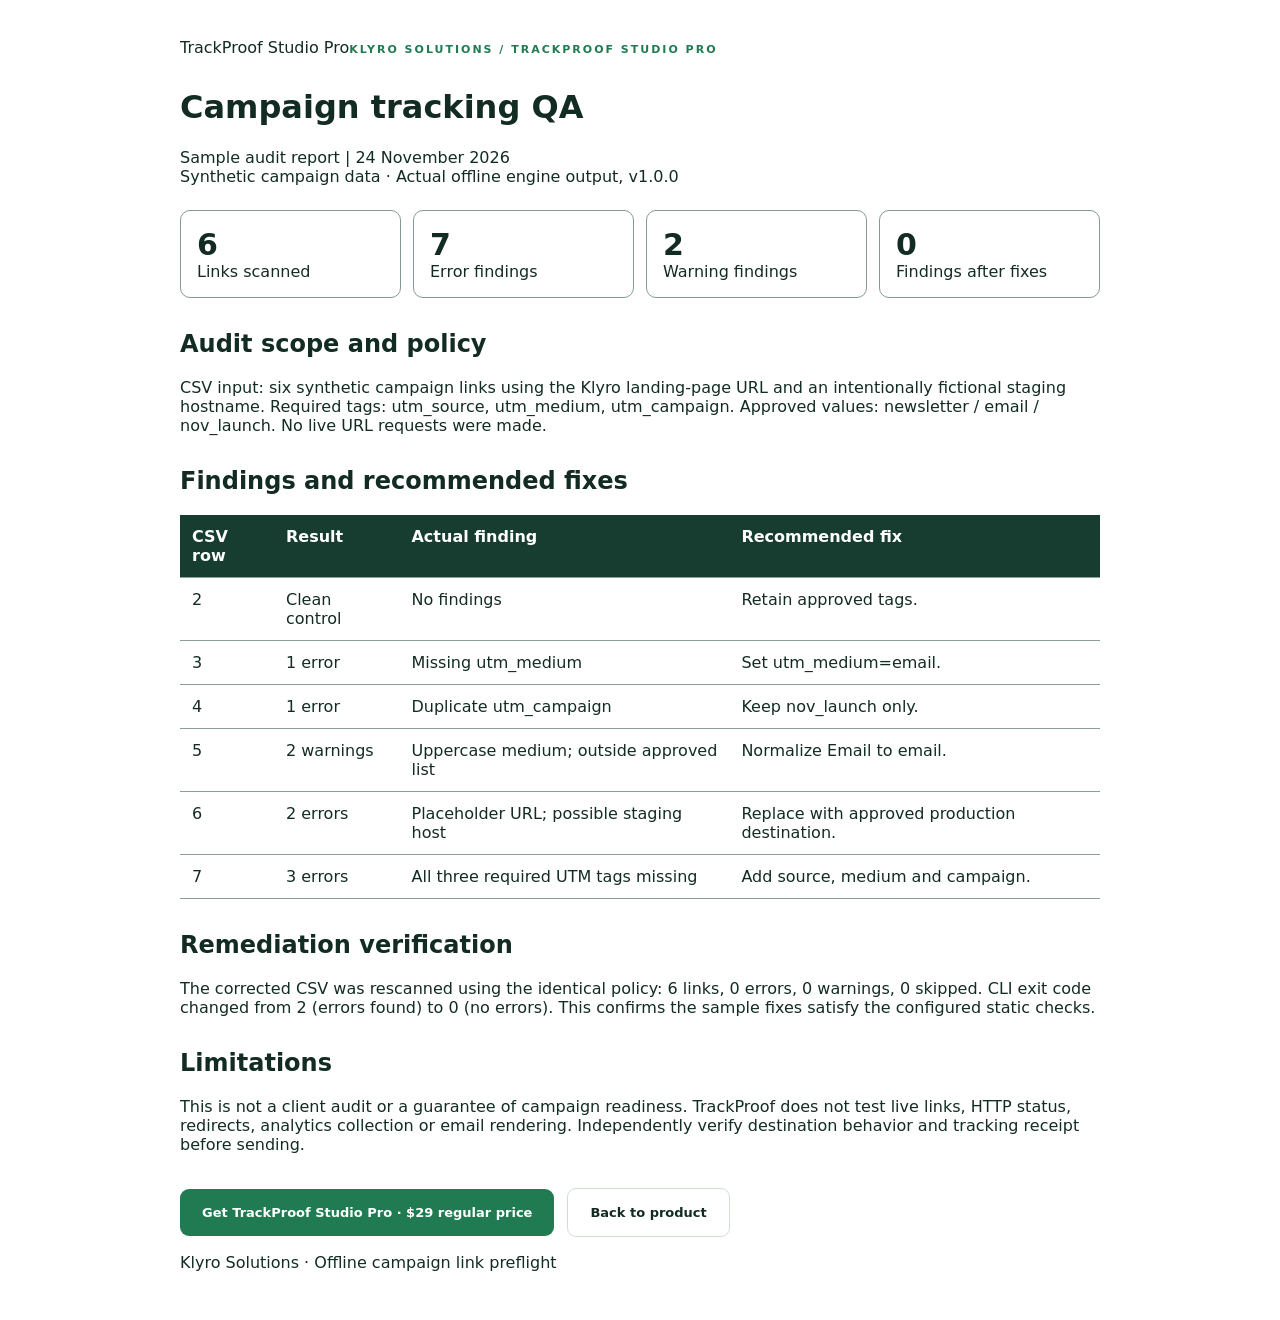
<file: trackproof-studio-pro/sample-audit/index.html>
<!doctype html><html lang="en"><head><meta charset="utf-8"><meta name="viewport" content="width=device-width,initial-scale=1"><title>Sample campaign tracking QA audit | Klyro Solutions</title><meta name="description" content="A real offline TrackProof Studio Pro scan of six synthetic campaign links, nine findings and a clean rescan."><link rel="stylesheet" href="../../styles.css"><link rel="icon" href="../../favicon.svg"><style>.audit{max-width:960px;margin:auto;padding:32px 20px}.audit table{width:100%;border-collapse:collapse;text-align:left}.audit th,.audit td{padding:12px;border-bottom:1px solid #8a9e96;vertical-align:top}.audit th{background:#173d31;color:white}.audit .metrics{display:grid;grid-template-columns:repeat(auto-fit,minmax(130px,1fr));gap:12px;margin:24px 0}.audit .metric{border:1px solid #849b90;border-radius:10px;padding:16px}.audit .metric strong{display:block;font-size:30px}.scroll{overflow-x:auto}.audit h2{margin-top:32px}@media print{.audit{color:#142c24;background:white}.actions{display:none}}</style></head><body><main class="audit"><aside id="klyro-bf-2026" hidden style="background:#173d31;color:#fff;padding:16px 20px;text-align:center;line-height:1.5"><strong>Black Friday / Cyber Monday 2026</strong><br>TrackProof Studio Pro: $14.50 (normally $29) — 50% off on Payhip<br><a href="https://payhip.com/b/u2R6O" style="color:#fff;text-decoration:underline;font-weight:700">Shop the sale on Payhip &rarr;</a><br><small>Limited-time offer. Final price and availability confirmed at checkout.</small></aside><script>(function(){if(Date.now()<Date.parse('2026-12-01T00:00:00+08:00'))document.getElementById('klyro-bf-2026').hidden=false;})();</script><a href="../">TrackProof Studio Pro</a><p class="eyebrow">KLYRO SOLUTIONS / TRACKPROOF STUDIO PRO</p><h1>Campaign tracking QA</h1><p>Sample audit report | 24 November 2026<br>Synthetic campaign data · Actual offline engine output, v1.0.0</p><div class="metrics"><div class="metric"><strong>6</strong>Links scanned</div><div class="metric"><strong>7</strong>Error findings</div><div class="metric"><strong>2</strong>Warning findings</div><div class="metric"><strong>0</strong>Findings after fixes</div></div><h2>Audit scope and policy</h2><p>CSV input: six synthetic campaign links using the Klyro landing-page URL and an intentionally fictional staging hostname. Required tags: utm_source, utm_medium, utm_campaign. Approved values: newsletter / email / nov_launch. No live URL requests were made.</p><h2>Findings and recommended fixes</h2><div class="scroll"><table><thead><tr><th>CSV row</th><th>Result</th><th>Actual finding</th><th>Recommended fix</th></tr></thead><tbody><tr><td>2</td><td>Clean control</td><td>No findings</td><td>Retain approved tags.</td></tr><tr><td>3</td><td>1 error</td><td>Missing utm_medium</td><td>Set utm_medium=email.</td></tr><tr><td>4</td><td>1 error</td><td>Duplicate utm_campaign</td><td>Keep nov_launch only.</td></tr><tr><td>5</td><td>2 warnings</td><td>Uppercase medium; outside approved list</td><td>Normalize Email to email.</td></tr><tr><td>6</td><td>2 errors</td><td>Placeholder URL; possible staging host</td><td>Replace with approved production destination.</td></tr><tr><td>7</td><td>3 errors</td><td>All three required UTM tags missing</td><td>Add source, medium and campaign.</td></tr></tbody></table></div><h2>Remediation verification</h2><p>The corrected CSV was rescanned using the identical policy: 6 links, 0 errors, 0 warnings, 0 skipped. CLI exit code changed from 2 (errors found) to 0 (no errors). This confirms the sample fixes satisfy the configured static checks.</p><h2>Limitations</h2><p>This is not a client audit or a guarantee of campaign readiness. TrackProof does not test live links, HTTP status, redirects, analytics collection or email rendering. Independently verify destination behavior and tracking receipt before sending.</p><div class="actions"><a class="button primary" href="https://payhip.com/b/u2R6O" rel="noopener">Get TrackProof Studio Pro · $29 regular price</a><a class="button secondary" href="../">Back to product</a></div><p>Klyro Solutions · Offline campaign link preflight</p></main></body></html>
</file>
<file: styles.css>
:root{--ink:#132c23;--muted:#63756d;--green:#207a52;--lime:#c8f59b;--cream:#f7f9f5;--line:#e1e9e2;--dark:#0b211a}*{box-sizing:border-box}html{scroll-behavior:smooth}body{margin:0;color:var(--ink);background:white;font-family:Inter,ui-sans-serif,system-ui,-apple-system,BlinkMacSystemFont,"Segoe UI",sans-serif;-webkit-font-smoothing:antialiased}a{color:inherit;text-decoration:none}a:focus-visible{outline:3px solid #5bbd7f;outline-offset:4px}.shell{width:min(1160px,calc(100% - 64px));margin:auto}.skip{position:absolute;top:-100px;left:12px;background:white;padding:12px;z-index:20}.skip:focus{top:12px}.header{height:84px;border-bottom:1px solid #edf0eb;background:#fff}.nav,.brand,.nav nav,.actions,.product-actions,.footer-inner,.footer-brand{display:flex;align-items:center}.nav{height:100%;justify-content:space-between}.brand{gap:12px;font-size:20px;font-weight:800;letter-spacing:-.7px}.brand img,.footer-brand img{border-radius:10px}.brand-muted{font-weight:500}.nav nav{gap:34px;font-size:14px;color:#465c51;font-weight:600}.nav nav a:hover{color:var(--green)}.hero{background:linear-gradient(120deg,#f7faf5 0%,#f1f7ef 100%);overflow:hidden}.hero-grid{min-height:610px;display:grid;grid-template-columns:1.12fr 1fr;align-items:center;gap:35px}.hero-copy{padding:75px 0}.eyebrow,.section-label,.product-kicker{font-size:11px;letter-spacing:2px;font-weight:800;color:var(--green)}.eyebrow{display:inline-flex;align-items:center;gap:10px}.dot,.status-dot{height:7px;width:7px;border-radius:50%;background:#45aa72;display:inline-block}.hero h1{font-size:clamp(52px,6.1vw,88px);letter-spacing:-5px;line-height:1.06;margin:27px 0 26px;font-weight:800}.hero h1 em{font-style:normal;color:var(--green)}.lead{max-width:545px;font-size:18px;line-height:1.85;color:#54695d;margin:0}.actions{gap:13px;margin-top:34px;flex-wrap:wrap}.button{display:inline-flex;align-items:center;justify-content:center;gap:18px;padding:16px 22px;border-radius:9px;font-size:13px;font-weight:750;transition:transform .2s,background .2s}.button:hover{transform:translateY(-2px)}.primary{background:var(--green);color:#fff}.primary:hover{background:#125e3c}.secondary{border:1px solid #d1dfd3;background:white}.micro{margin-top:44px;color:#708479;font-size:12px}.micro-mark{color:#4d9d70;font-size:18px;margin-right:7px}.hero-art{position:relative;height:450px;min-width:0;display:grid;place-items:center}.art-grid{position:absolute;inset:20px;background-image:linear-gradient(#d9e9d8 1px,transparent 1px),linear-gradient(90deg,#d9e9d8 1px,transparent 1px);background-size:34px 34px;mask-image:radial-gradient(ellipse,black,transparent 75%)}.art-orbit{position:absolute;border:1px solid #a4d4b3;border-radius:50%;width:355px;height:355px}.orbit-two{width:270px;height:270px}.art-logo{width:165px;height:165px;border-radius:35px;display:grid;place-items:center;background:#fff;box-shadow:0 35px 90px #28784b27;transform:rotate(-8deg);z-index:2}.art-logo img{width:125px;height:125px}.art-card{position:absolute;z-index:3;display:flex;gap:12px;align-items:center;background:white;border:1px solid #e5eee5;padding:14px 19px;border-radius:13px;box-shadow:0 18px 50px #2e6e4420}.art-card strong,.art-card small{display:block}.art-card strong{font-size:12px}.art-card small{color:#82938a;font-size:10px;margin-top:5px}.art-card-top{top:42px;right:0}.art-card-bottom{bottom:50px;left:0}.card-icon{display:grid;place-items:center;background:#e0f7e8;color:#1f8d50;border-radius:50%;width:34px;height:34px;font-weight:800}.card-icon.square{border-radius:8px}.section{padding:115px 0}.about-grid{display:grid;grid-template-columns:1fr 1fr;gap:100px}.section h2{font-size:clamp(34px,4vw,53px);letter-spacing:-2.4px;line-height:1.14;margin:21px 0 0}.about-text{padding-top:22px;color:#5d7065;font-size:16px;line-height:1.95}.about-text p{margin:0 0 18px}.products{background:#f6f8f5}.section-top{display:flex;justify-content:space-between;align-items:end;margin-bottom:42px}.section-top p{font-size:13px;color:#829086}.product-card{background:white;border:1px solid #e3ebe4;border-radius:20px;overflow:hidden;display:grid;grid-template-columns:1fr .95fr}.product-copy{padding:55px 55px 60px}.product-kicker{letter-spacing:1.6px;font-size:10px}.kicker-divider{padding:0 10px;color:#a0b4a4}.product-copy h3{font-size:clamp(43px,4.5vw,64px);line-height:1.04;letter-spacing:-3px;margin:25px 0}.period{color:#2c9c63}.product-copy>p{color:#607367;line-height:1.8;font-size:15px;max-width:470px}.features{padding:0;list-style:none;margin:28px 0}.features li{position:relative;padding:0 0 12px 27px;font-size:13px;font-weight:600}.features li:before{content:'✓';position:absolute;left:0;color:#2e9b60}.product-copy .disclaimer{font-size:12px;color:#7c8a80;line-height:1.65;border-left:2px solid #dbe8db;padding-left:13px}.product-actions{gap:25px;flex-wrap:wrap;margin-top:28px}.price{font-size:23px;font-weight:800}.price small{display:block;font-size:11px;color:#819187;font-weight:500}.product-visual{min-height:560px;background:radial-gradient(circle at 60% 30%,#428b61,#17482f 65%,#0b2c1e);display:grid;place-items:center;padding:40px}.preview{background:#fff;width:100%;max-width:405px;border-radius:12px;overflow:hidden;box-shadow:0 35px 70px #001c134a;transform:rotate(-3deg)}.preview-top{background:#102a1e;padding:15px;display:flex;justify-content:space-between;align-items:center;color:#c5dfcd;font-size:9px;letter-spacing:1px}.window-dots{display:flex;gap:5px}.window-dots i{width:7px;height:7px;border-radius:50%;background:#739a80}.preview-inner{padding:27px}.preview-heading{display:flex;justify-content:space-between;align-items:center;font-size:20px;font-weight:800;margin-bottom:22px}.preview-pill{font-size:9px;color:#318052;background:#e8f5ec;padding:7px 10px;border-radius:30px}.preview-row{display:flex;gap:12px;align-items:center;border-top:1px solid #edf2ed;padding:16px 0}.check{width:24px;height:24px;border-radius:6px;display:grid;place-items:center;font-size:12px;font-weight:800}.good{background:#e2f5e8;color:#269553}.warn{background:#fff1d9;color:#b37a18}.bar{height:7px;border-radius:9px;background:#dbe5dc}.long{width:38%}.medium{width:29%}.short{width:23%}.tiny-tag{margin-left:auto;background:#eef7f0;color:#41825a;border-radius:5px;padding:6px;font-size:9px;white-space:nowrap}.tiny-tag.warning{background:#fff4e0;color:#ac7928}.preview-bottom{border-top:1px solid #edf2ed;display:flex;justify-content:space-between;padding-top:18px;font-size:9px;color:#889a8d}.preview-bottom span:last-child{color:#287e51;font-weight:800}.contact{background:var(--dark);color:white}.contact-grid{display:grid;grid-template-columns:1fr 1fr;align-items:end;gap:30px}.light-label{color:#a3e8b8}.contact h2{font-size:clamp(38px,4.6vw,65px)}.contact p{color:#aac0b1;line-height:1.8;max-width:450px}.contact-link{font-size:clamp(16px,2vw,25px);font-weight:700;border-bottom:1px solid #4b6857;padding-bottom:17px;display:flex;justify-content:space-between;gap:12px;overflow-wrap:anywhere}.contact-link:hover{color:var(--lime)}footer{background:#091c15;color:#93a89a;padding:28px 0}.footer-inner{justify-content:space-between;gap:15px;font-size:11px}.footer-brand{gap:9px;color:#e8f2ea;font-size:14px;font-weight:700}@media(max-width:850px){.hero-grid,.about-grid,.contact-grid{grid-template-columns:1fr}.hero-grid{gap:0}.hero-copy{padding:75px 0 15px}.hero-art{height:370px}.about-grid{gap:20px}.product-card{grid-template-columns:1fr}.product-visual{min-height:430px}.contact-link{max-width:500px}.footer-inner{flex-wrap:wrap}.hero h1{letter-spacing:-3px}}@media(max-width:580px){.shell{width:min(100% - 36px,1160px)}.header{height:72px}.brand{font-size:16px}.nav nav{gap:13px;font-size:12px}.nav nav a:first-child{display:none}.hero h1{font-size:51px;letter-spacing:-2.8px}.lead{font-size:16px}.hero-art{height:315px}.art-orbit{width:260px;height:260px}.orbit-two{width:200px;height:200px}.art-logo{width:120px;height:120px;border-radius:26px}.art-logo img{width:90px;height:90px}.art-card{padding:9px}.art-card-top{top:12px}.art-card-bottom{bottom:18px}.art-card small{font-size:9px}.section{padding:78px 0}.section h2{letter-spacing:-1.6px}.section-top p{display:none}.product-copy{padding:34px 25px}.product-visual{padding:20px;min-height:350px}.preview-inner{padding:20px}.footer-inner{align-items:flex-start;flex-direction:column}.contact-link{font-size:16px}}@media(prefers-reduced-motion:reduce){html{scroll-behavior:auto}.button{transition:none}}

/* TakeHome Sheet product card */
.product-extra{margin-top:22px;display:flex;align-items:center;justify-content:space-between;gap:35px;padding:38px 44px;background:#fff;border:1px solid #e3ebe4;border-radius:20px}
.extra-product-copy{max-width:680px}.extra-product-copy h3{font-size:clamp(27px,3vw,38px);letter-spacing:-1.5px;line-height:1.2;margin:17px 0 12px}.extra-product-copy p{font-size:14px;color:#607367;line-height:1.75;margin:0}.extra-product-action{flex-shrink:0}
@media(max-width:850px){.product-extra{align-items:flex-start;flex-direction:column;gap:25px}}
@media(max-width:580px){.product-extra{padding:30px 25px}.extra-product-copy h3{font-size:28px}.extra-product-action,.extra-product-action .button{width:100%}}

.extra-product-subtitle{font-size:15px!important;font-weight:750;color:#294c39!important;line-height:1.5!important;margin:0 0 12px!important}
.extra-features{list-style:none;margin:18px 0;padding:0;display:grid;gap:9px}
.extra-features li{font-size:13px;color:#425c4d;line-height:1.55;padding-left:24px;position:relative}
.extra-features li:before{content:'✓';position:absolute;left:0;color:#2e9b60;font-weight:800}
.extra-product-copy .extra-disclaimer{font-size:11px;color:#78897e;line-height:1.65;margin-top:15px}
.extra-product-action{display:flex;flex-direction:column;align-items:flex-start;gap:12px}
.extra-price{font-size:23px;font-weight:800;line-height:1.1}
.extra-price small{display:block;font-size:11px;color:#819187;font-weight:500;margin-top:3px}
@media(max-width:580px){.extra-product-action{width:100%}}

/* TakeHome Sheet: balanced two-column product presentation with an actual workbook preview. */
.product-extra{display:grid;grid-template-columns:1fr .95fr;align-items:stretch;gap:0;padding:0;overflow:hidden}
.extra-product-copy{max-width:none;padding:48px 48px 52px}
.extra-product-action{margin-top:24px;flex-direction:row;align-items:center;flex-wrap:wrap;gap:24px}
.takehome-product-visual{background:radial-gradient(circle at 55% 25%,#316a4c,#0e3024 70%);display:flex;flex-direction:column;justify-content:center;align-items:center;gap:14px;padding:30px;min-width:0;min-height:510px}
.takehome-product-visual img{display:block;width:100%;height:auto;max-width:650px;border-radius:12px;box-shadow:0 25px 60px rgba(0,22,12,.25)}
.takehome-product-visual p{color:#c9e4d3;font-size:11px;letter-spacing:.2px;text-align:center;margin:0}
@media(max-width:850px){.product-extra{grid-template-columns:1fr}.extra-product-copy{padding:40px 34px}.takehome-product-visual{min-height:360px;padding:28px}}
@media(max-width:580px){.extra-product-copy{padding:32px 25px}.extra-product-action{flex-direction:column;align-items:flex-start;gap:12px}.takehome-product-visual{min-height:240px;padding:20px}.takehome-product-visual p{font-size:10px}}

/* Product-page additions (November 2026). Original homepage design retained. */
.actual-preview{width:100%;max-width:600px;margin:0}.actual-preview img{width:100%;height:auto;display:block;border-radius:12px;box-shadow:0 22px 58px #001c134a}.actual-preview figcaption{color:#d6eddb;text-align:center;font-size:11px;margin-top:13px;line-height:1.5}
.product-more{margin:18px 0 0!important;font-size:13px!important;line-height:1.6!important}.product-more a,.below-product-note a,.text-link{color:var(--green);font-weight:700;text-decoration:underline;text-underline-offset:4px}.product-more a:hover,.below-product-note a:hover,.text-link:hover{color:#135e3b}
.below-product-note{text-align:right;color:#65796c;font-size:13px;margin:18px 5px 0}.free-download{margin-top:22px;padding:19px 20px;background:#eff7f0;border:1px solid #d6e8d9;border-radius:13px}.free-download strong{font-size:14px;color:var(--ink)}.free-download p{font-size:13px;line-height:1.65;margin:6px 0 15px;color:#506d59}.free-download .button{padding:12px 16px}.free-download .text-link{font-size:12px;display:block;margin-top:14px}
.subhero{background:linear-gradient(130deg,#f6faf5 0%,#eaf5e9 100%);padding:80px 0 74px}.subhero h1{font-size:clamp(39px,5vw,66px);letter-spacing:-2.8px;line-height:1.1;margin:22px 0 20px;max-width:950px}.subhero p{font-size:18px;line-height:1.8;color:#526b5c;max-width:760px}.subhero .eyebrow{letter-spacing:1.5px}.subhero .actions{margin-top:28px}.subhero .micro{margin-top:18px}.subhero strong{color:var(--ink)}
.detail-section{padding:76px 0}.detail-section.alt{background:#f6f8f5}.detail-section h2{font-size:clamp(30px,3.4vw,44px);line-height:1.18;letter-spacing:-1.6px;margin:16px 0 22px}.detail-section p,.detail-section li{line-height:1.75;color:#536a5b}.detail-section p{max-width:790px}.detail-section h3{font-size:22px;letter-spacing:-.5px;margin:20px 0 10px}.detail-grid{display:grid;grid-template-columns:1fr 1fr;gap:38px;align-items:center}.detail-grid>div{min-width:0}.detail-grid img{width:100%;height:auto;display:block;border-radius:14px;box-shadow:0 20px 50px #0b211a15}.detail-img-caption{font-size:12px!important;text-align:center;margin:10px 0 0;color:#718779!important}.detail-cards{display:grid;grid-template-columns:repeat(3,1fr);gap:17px;margin-top:32px}.detail-card{padding:24px;border:1px solid #dce8dd;border-radius:15px;background:white}.detail-card h3{font-size:18px;margin:0 0 8px}.detail-card p{font-size:14px;margin:0}.detail-list{padding-left:22px;margin:20px 0}.detail-list li{margin:0 0 10px}.detail-section details{background:#fff;border:1px solid #dce8dd;border-radius:12px;padding:18px 21px;margin:12px 0;max-width:840px}.detail-section summary{font-weight:750;cursor:pointer}.detail-section details p{font-size:14px;margin:10px 0 0}.cta-panel{background:#102e20;color:#fff;border-radius:20px;padding:44px 46px}.cta-panel h2{color:white;margin:12px 0}.cta-panel p{color:#c6dcca}.cta-panel .secondary{color:var(--ink)}.cta-panel .button{margin:12px 10px 0 0}.overline{font-size:11px;font-weight:800;letter-spacing:1.6px;text-transform:uppercase;color:#29875b}.article-copy{max-width:795px;margin:auto}.article-copy p,.article-copy li{font-size:16px}.article-copy h2{margin-top:45px}.article-copy a:not(.button){text-decoration:underline;text-underline-offset:3px;color:#177e4d}.code-sample{white-space:pre-wrap;overflow-wrap:anywhere;background:#eaf2eb;border:1px solid #dce8dd;color:#274e36;padding:18px 20px;border-radius:10px;line-height:1.8;font-size:13px}.notice{border-left:3px solid #54ab79;background:#f1f8f2;padding:16px 20px;margin:24px 0}.notice p{margin:0;font-size:14px}.article-copy .section-label{display:block;margin:20px 0}.breadcrumbs{font-size:13px;color:#708578;margin-bottom:15px}.breadcrumbs a{text-decoration:underline;text-underline-offset:3px}.detail-table{border-collapse:collapse;width:100%;margin:25px 0;font-size:14px}.detail-table th,.detail-table td{text-align:left;border-bottom:1px solid #dce8dd;padding:12px 14px 12px 0;vertical-align:top;line-height:1.6}.detail-table th{color:#244b34}.cta-panel .eyebrow{color:#b9e8c5}
@media(max-width:850px){.detail-grid,.detail-cards{grid-template-columns:1fr}.subhero{padding:60px 0}.detail-section{padding:58px 0}.cta-panel{padding:30px}.detail-grid{gap:24px}}
@media(max-width:580px){.subhero h1{font-size:41px;letter-spacing:-1.8px}.subhero p{font-size:16px}.below-product-note{text-align:left}.free-download .button{width:100%}.cta-panel .button{width:100%;margin:10px 0 0}}
</file>
